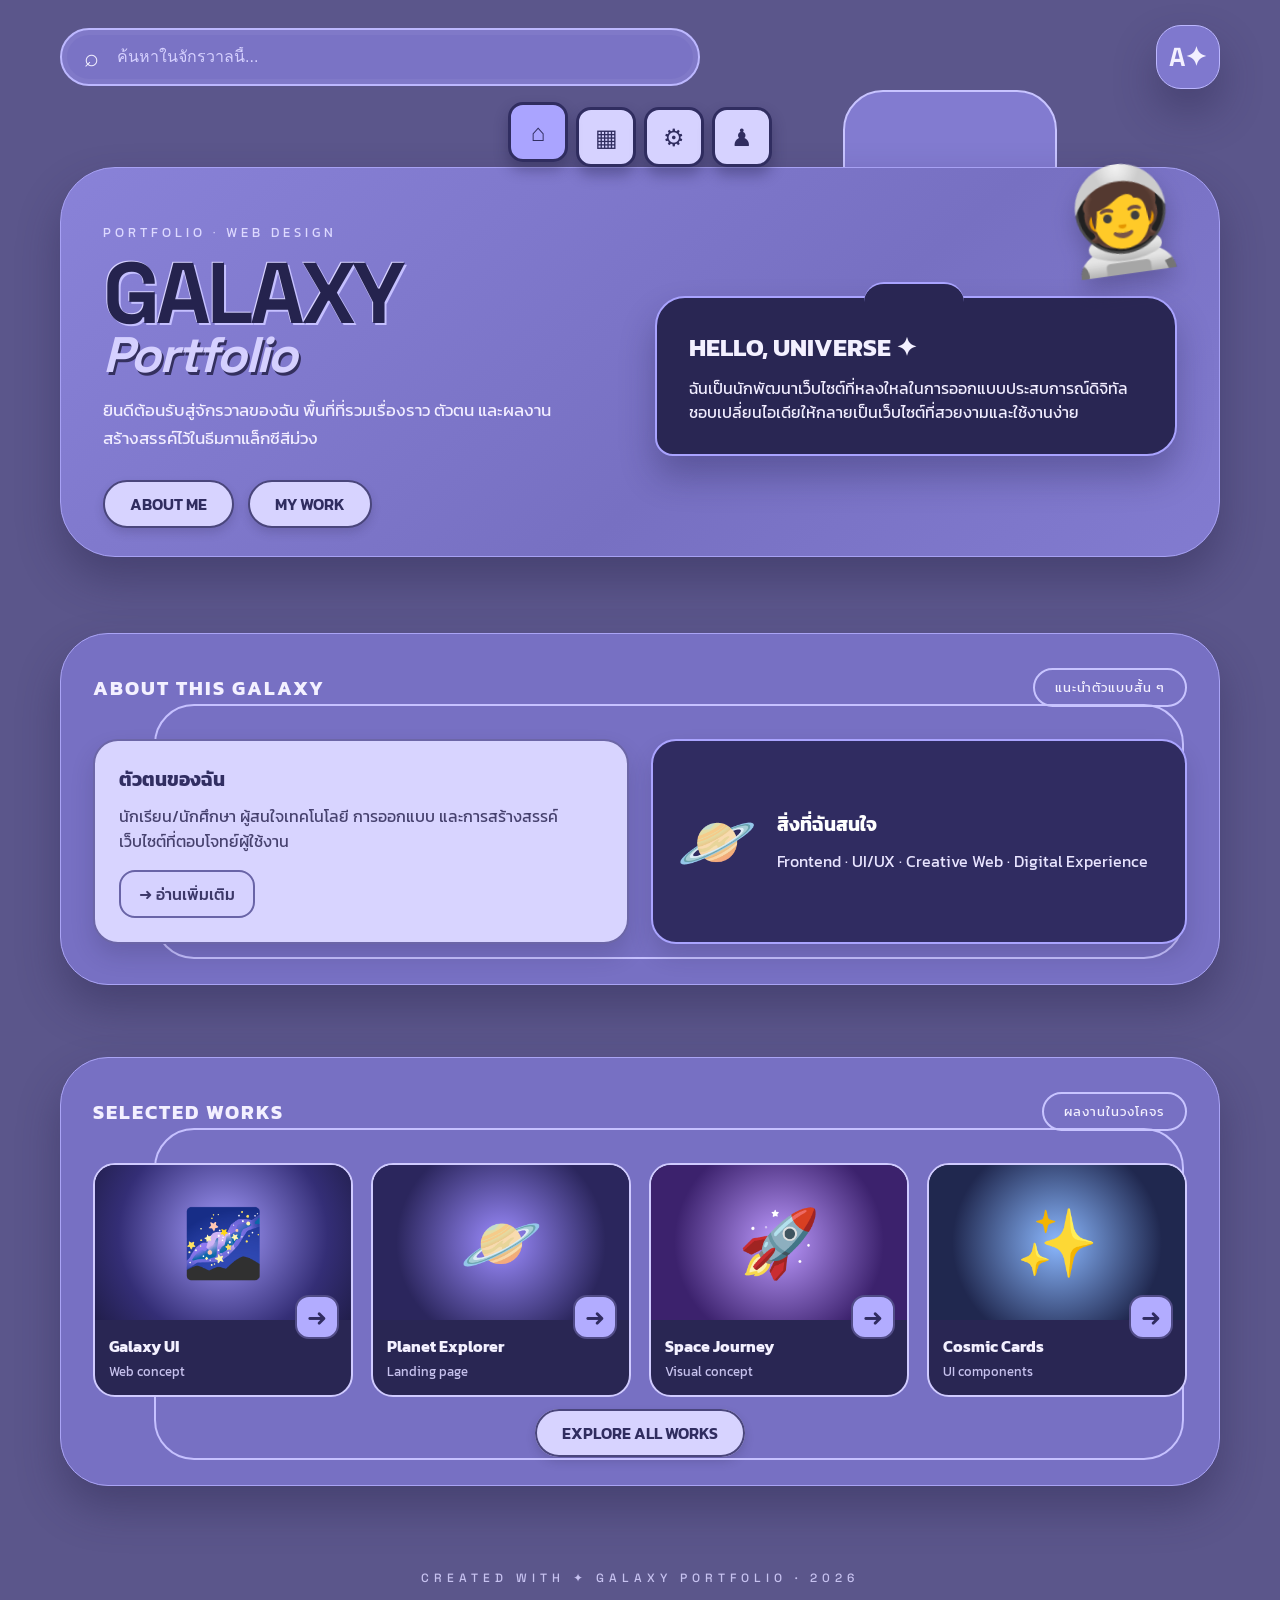
<file: index.html>
<!doctype html>
<html lang="th"><head><meta charset="utf-8"><meta name="viewport" content="width=device-width, initial-scale=1">
<title>Home | Galaxy Portfolio</title><meta name="description" content="A purple galaxy-inspired personal portfolio.">
<link rel="stylesheet" href="style.css"></head><body><div class="wrap"><div class="topbar"><label class="search"><span>⌕</span><input type="search" placeholder="ค้นหาในจักรวาลนี้..." aria-label="ค้นหา"></label><a class="brandmark" href="index.html" aria-label="หน้าแรก">A✦</a></div>
    <nav class="nav" aria-label="เมนูหลัก">
    <a class="active" href="index.html" title="Home">⌂</a>
    <a class="" href="about.html" title="About me">▦</a>
    <a class="" href="mywork.html" title="My work">⚙</a>
    <a href="about.html#contact" title="Contact">♟</a></nav>
<main>
<section class="hero">
<div><div class="eyebrow">PORTFOLIO · WEB DESIGN</div><h1>GALAXY<span>Portfolio</span></h1>
<p>ยินดีต้อนรับสู่จักรวาลของฉัน พื้นที่ที่รวมเรื่องราว ตัวตน และผลงานสร้างสรรค์ไว้ในธีมกาแล็กซีสีม่วง</p>
<div class="buttons"><a class="pill" href="about.html">ABOUT ME</a><a class="pill" href="mywork.html">MY WORK</a></div></div>
<div class="hero-card"><h2>HELLO, UNIVERSE ✦</h2><p>ฉันเป็นนักพัฒนาเว็บไซต์ที่หลงใหลในการออกแบบประสบการณ์ดิจิทัล ชอบเปลี่ยนไอเดียให้กลายเป็นเว็บไซต์ที่สวยงามและใช้งานง่าย</p></div>
<div class="astronaut" aria-hidden="true">🧑‍🚀</div>
</section>
<section class="section"><div class="section-head"><h2>ABOUT THIS GALAXY</h2><span class="outline-label">แนะนำตัวแบบสั้น ๆ</span></div>
<div class="feature-grid"><div class="bubble"><h3>ตัวตนของฉัน</h3><p>นักเรียน/นักศึกษา ผู้สนใจเทคโนโลยี การออกแบบ และการสร้างสรรค์เว็บไซต์ที่ตอบโจทย์ผู้ใช้งาน</p><a class="arrow-link" href="about.html">➜ อ่านเพิ่มเติม</a></div>
<div class="bubble dark feature"><span class="feature-icon">🪐</span><div><h3>สิ่งที่ฉันสนใจ</h3><p>Frontend · UI/UX · Creative Web · Digital Experience</p></div></div></div></section>
<section class="section"><div class="section-head"><h2>SELECTED WORKS</h2><span class="outline-label">ผลงานในวงโคจร</span></div>
<div class="gallery">
<article class="work-card"><div class="work-art">🌌</div><div class="work-info"><h3>Galaxy UI</h3><p>Web concept</p></div><a class="round-arrow" href="mywork.html" aria-label="ดูผลงาน">➜</a></article>
<article class="work-card"><div class="work-art">🪐</div><div class="work-info"><h3>Planet Explorer</h3><p>Landing page</p></div><a class="round-arrow" href="mywork.html" aria-label="ดูผลงาน">➜</a></article>
<article class="work-card"><div class="work-art">🚀</div><div class="work-info"><h3>Space Journey</h3><p>Visual concept</p></div><a class="round-arrow" href="mywork.html" aria-label="ดูผลงาน">➜</a></article>
<article class="work-card"><div class="work-art">✨</div><div class="work-info"><h3>Cosmic Cards</h3><p>UI components</p></div><a class="round-arrow" href="mywork.html" aria-label="ดูผลงาน">➜</a></article>
</div><div style="text-align:center;margin-top:24px"><a class="pill" href="mywork.html">EXPLORE ALL WORKS</a></div></section>
</main><footer>CREATED WITH ✦ GALAXY PORTFOLIO · <span data-year></span></footer></div><script src="script.js"></script></body></html>
</file>
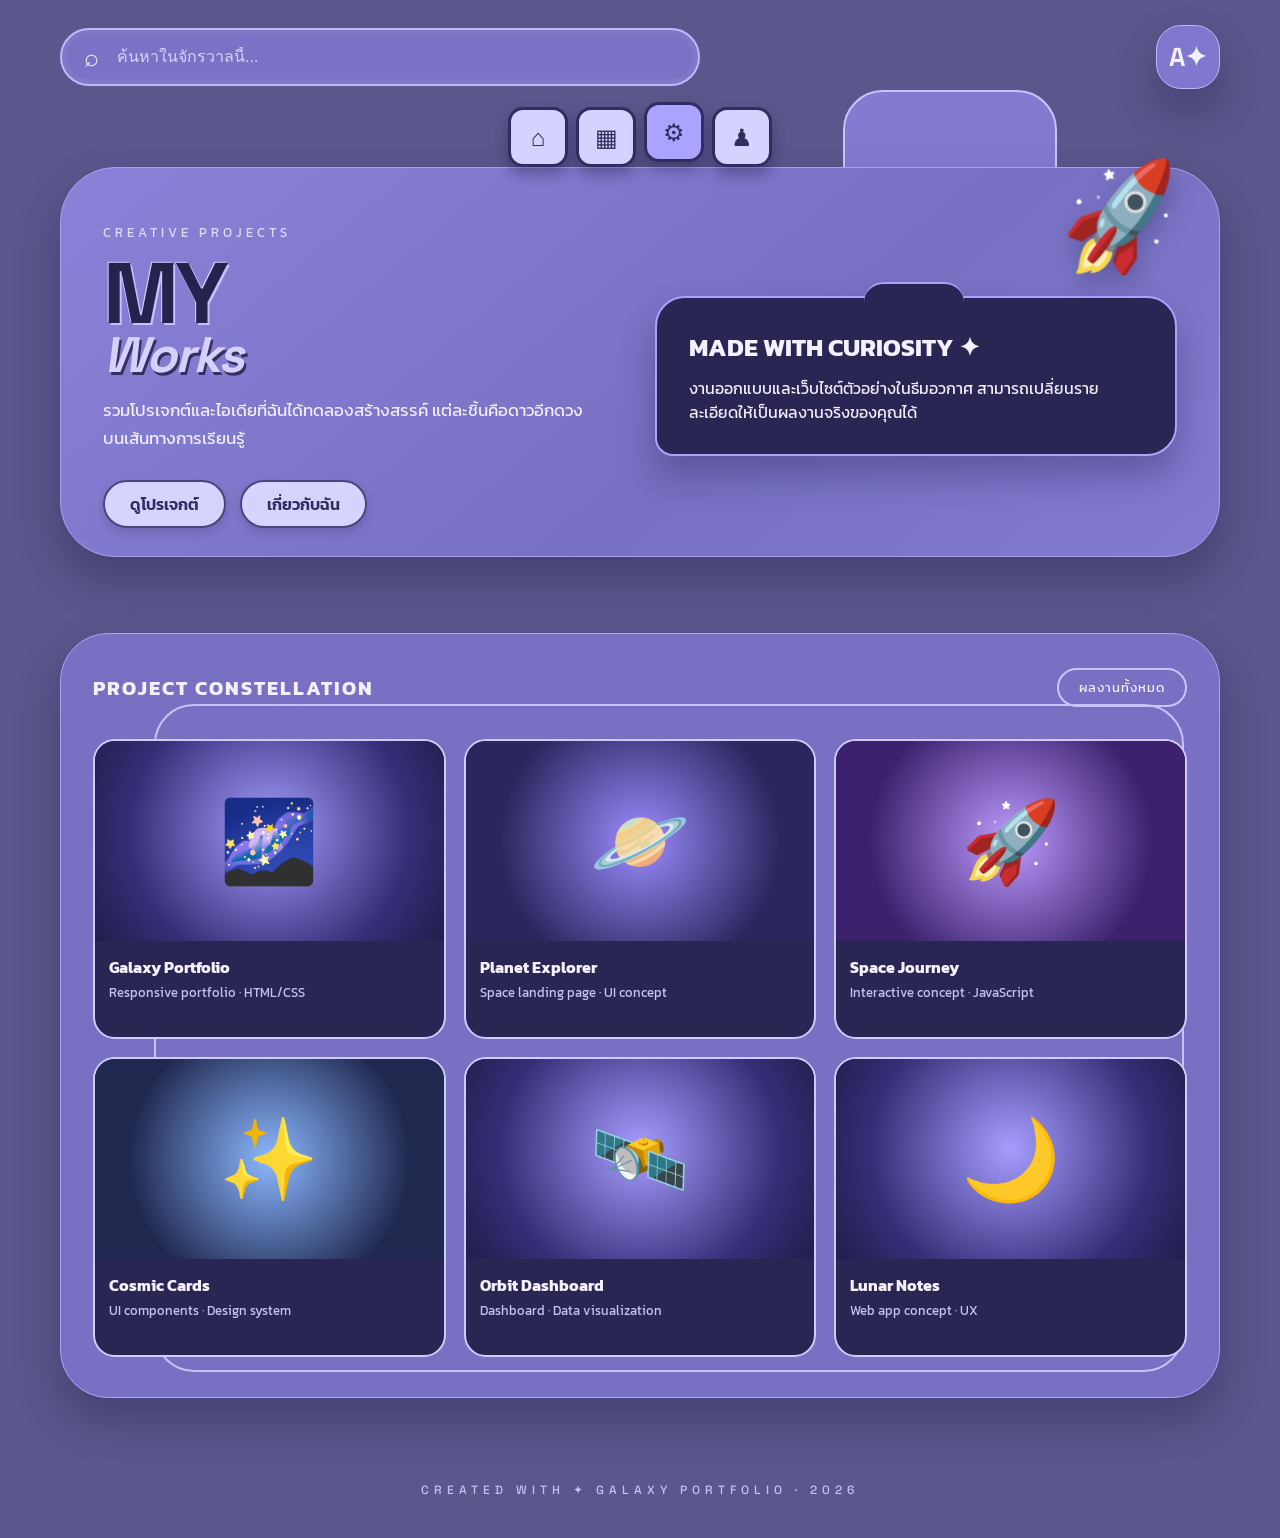
<file: mywork.html>
<!doctype html>
<html lang="th"><head><meta charset="utf-8"><meta name="viewport" content="width=device-width, initial-scale=1">
<title>My Work | Galaxy Portfolio</title><meta name="description" content="A purple galaxy-inspired personal portfolio.">
<link rel="stylesheet" href="style.css"></head><body><div class="wrap"><div class="topbar"><label class="search"><span>⌕</span><input type="search" placeholder="ค้นหาในจักรวาลนี้..." aria-label="ค้นหา"></label><a class="brandmark" href="index.html" aria-label="หน้าแรก">A✦</a></div>
    <nav class="nav" aria-label="เมนูหลัก">
    <a class="" href="index.html" title="Home">⌂</a>
    <a class="" href="about.html" title="About me">▦</a>
    <a class="active" href="mywork.html" title="My work">⚙</a>
    <a href="about.html#contact" title="Contact">♟</a></nav>
<main><section class="hero"><div><div class="eyebrow">CREATIVE PROJECTS</div><h1>MY<span>Works</span></h1><p>รวมโปรเจกต์และไอเดียที่ฉันได้ทดลองสร้างสรรค์ แต่ละชิ้นคือดาวอีกดวงบนเส้นทางการเรียนรู้</p><div class="buttons"><a class="pill" href="#projects">ดูโปรเจกต์</a><a class="pill" href="about.html">เกี่ยวกับฉัน</a></div></div><div class="hero-card"><h2>MADE WITH CURIOSITY ✦</h2><p>งานออกแบบและเว็บไซต์ตัวอย่างในธีมอวกาศ สามารถเปลี่ยนรายละเอียดให้เป็นผลงานจริงของคุณได้</p></div><div class="astronaut">🚀</div></section>
<section class="section" id="projects"><div class="section-head"><h2>PROJECT CONSTELLATION</h2><span class="outline-label">ผลงานทั้งหมด</span></div>
<div class="gallery project-grid">
<article class="work-card"><div class="work-art">🌌</div><div class="work-info"><h3>Galaxy Portfolio</h3><p>Responsive portfolio · HTML/CSS</p></div></article>
<article class="work-card"><div class="work-art">🪐</div><div class="work-info"><h3>Planet Explorer</h3><p>Space landing page · UI concept</p></div></article>
<article class="work-card"><div class="work-art">🚀</div><div class="work-info"><h3>Space Journey</h3><p>Interactive concept · JavaScript</p></div></article>
<article class="work-card"><div class="work-art">✨</div><div class="work-info"><h3>Cosmic Cards</h3><p>UI components · Design system</p></div></article>
<article class="work-card"><div class="work-art">🛰️</div><div class="work-info"><h3>Orbit Dashboard</h3><p>Dashboard · Data visualization</p></div></article>
<article class="work-card"><div class="work-art">🌙</div><div class="work-info"><h3>Lunar Notes</h3><p>Web app concept · UX</p></div></article>
</div></section></main><footer>CREATED WITH ✦ GALAXY PORTFOLIO · <span data-year></span></footer></div><script src="script.js"></script></body></html>
</file>
<file: style.css>
@import url('https://fonts.googleapis.com/css2?family=Kanit:wght@300;400;500;600;700&family=Space+Grotesk:wght@400;500;600;700&display=swap');
:root{--bg:#5b568b;--panel:#827bd0;--panel2:#7770c3;--deep:#292653;--line:#c8c4ff;--text:#f3f0ff;--muted:#d4d0f3;--light:#d9d5ff;--shadow:0 22px 42px #28234c66}
*{box-sizing:border-box}html{scroll-behavior:smooth}body{margin:0;background:var(--bg);color:var(--text);font-family:'Kanit',sans-serif;overflow-x:hidden}
a{color:inherit;text-decoration:none}button{font:inherit;cursor:pointer}
.wrap{width:min(1160px,92%);margin:auto}.topbar{display:flex;align-items:center;gap:14px;padding:25px 0 18px}
.search{height:58px;flex:1;max-width:640px;border:2px solid #bdb8ff;border-radius:40px;background:#7a73c5;display:flex;align-items:center;padding:0 22px;box-shadow:inset 0 0 0 5px #ffffff0b}
.search span{font-size:25px;margin-right:16px}.search input{background:transparent;border:0;outline:0;color:white;width:100%;font-size:16px}.search input::placeholder{color:#d6d1ff}
.brandmark{margin-left:auto;width:64px;height:64px;border-radius:25px;background:#7f78ce;border:1px solid #bcb7ff;display:grid;place-items:center;font:700 26px 'Space Grotesk';box-shadow:var(--shadow)}
.nav{display:flex;gap:8px;justify-content:center;margin:0 auto;position:relative;z-index:5}.nav a{background:#d6d2ff;color:#302d60;width:60px;height:60px;border:3px solid #302d60;border-radius:15px;display:grid;place-items:center;font-size:24px;box-shadow:0 8px 14px #201d4660;transition:.2s}.nav a:hover,.nav a.active{transform:translateY(-5px);background:#aaa4ff}
.hero{position:relative;margin:0 0 76px;padding:55px 42px 28px;border-radius:55px;background:linear-gradient(140deg,#8982d8,#7770c2 60%,#827bd0);border:1px solid #a7a1f4;box-shadow:var(--shadow);min-height:390px;display:grid;grid-template-columns:1fr 1fr;gap:30px;align-items:center}
.hero:before{content:"";position:absolute;right:14%;top:-78px;width:210px;height:150px;border-radius:40px;background:var(--panel);border:2px solid var(--line);z-index:-1}
.eyebrow{letter-spacing:4px;font-size:13px;color:#dcd8ff;text-transform:uppercase}.hero h1{font:700 clamp(48px,7vw,86px)/.92 'Space Grotesk';letter-spacing:-4px;margin:12px 0 16px;color:#25234e;text-shadow:2px 2px #c5c0ff,-1px -1px #d7d2ff}.hero h1 span{display:block;color:#d5d0ff;font-style:italic;font-size:.58em;letter-spacing:-2px;text-shadow:2px 3px #34305f}
.hero p{max-width:500px;color:#f1edff;font-size:17px;line-height:1.65}.hero-card{background:var(--deep);border:2px solid #a9a3ff;border-radius:30px 30px 30px 18px;padding:30px 32px;box-shadow:0 20px 35px #25214d55;position:relative}.hero-card:before{content:"";position:absolute;top:-16px;left:40%;width:100px;height:25px;background:var(--deep);border-top:2px solid #a9a3ff;border-radius:20px 20px 0 0}
.hero-card h2{font-size:25px;margin:0 0 10px}.hero-card p{margin:0;font-size:16px;line-height:1.5}.buttons{display:flex;gap:14px;flex-wrap:wrap;margin-top:28px}.pill{padding:10px 25px;border-radius:30px;border:2px solid #4a467c;background:#d7d3ff;color:#302d60;font-weight:600;box-shadow:0 5px 10px #29244a30;transition:.2s}.pill:hover{transform:translateY(-3px);background:#fff}
.astronaut{position:absolute;right:3%;top:-25px;font-size:100px;filter:drop-shadow(0 12px 12px #29234d55);transform:rotate(-8deg)}
.section{position:relative;margin:0 0 72px;padding:34px 32px 40px;background:var(--panel2);border:1px solid #aaa4f5;border-radius:48px;box-shadow:var(--shadow)}.section:before{content:"";position:absolute;left:8%;right:3%;top:70px;bottom:25px;border:2px solid #c6c1ff;border-radius:40px;pointer-events:none}
.section-head{display:flex;align-items:center;justify-content:space-between;gap:20px;margin:0 0 32px;position:relative;z-index:1}.section-head h2{font-size:20px;letter-spacing:2px;margin:0}.outline-label{border:2px solid #c8c4ff;border-radius:30px;padding:8px 20px;text-align:center;font-size:13px;letter-spacing:1px}
.feature-grid{display:grid;grid-template-columns:1fr 1fr;gap:22px;position:relative;z-index:1}.bubble{background:#d8d4ff;color:#46416e;border:2px solid #6c66a7;border-radius:25px;padding:24px;line-height:1.55;box-shadow:0 12px 22px #29234d30}.bubble.dark{background:#302c61;color:#e8e4ff;border-color:#aaa4ff}.bubble h3{margin:0 0 10px;color:#312e62}.bubble p{margin:0}.bubble.dark h3{color:#fff}
.feature{display:flex;align-items:center;gap:20px}.feature-icon{font-size:64px;flex-shrink:0}.arrow-link{display:inline-flex;align-items:center;gap:10px;margin-top:16px;background:#d6d2ff;color:#3c3869;border:2px solid #6964a7;border-radius:16px;padding:10px 18px;font-weight:500}
.gallery{display:grid;grid-template-columns:repeat(4,1fr);gap:18px;position:relative;z-index:1}.work-card{background:#292653;border:2px solid #d0cbff;border-radius:22px;overflow:hidden;min-height:230px;position:relative;transition:.25s}.work-card:hover{transform:translateY(-6px)}.work-art{height:155px;display:grid;place-items:center;font-size:66px;background:radial-gradient(circle at 50% 45%,#a69dff,#342e76 68%,#211e4b)}.work-card:nth-child(2) .work-art{background:radial-gradient(circle,#9c8cff,#2b265d 70%)}.work-card:nth-child(3) .work-art{background:radial-gradient(circle,#bd9aff,#3c226d 70%)}.work-card:nth-child(4) .work-art{background:radial-gradient(circle,#8bb8ff,#20284f 70%)}.work-info{padding:14px}.work-info h3{margin:0;font-size:16px}.work-info p{margin:4px 0 0;color:#c6c1ed;font-size:13px}.round-arrow{position:absolute;right:12px;top:130px;background:#b2acff;color:#302c60;width:44px;height:44px;border-radius:14px;display:grid;place-items:center;font-size:24px;border:2px solid #514c87}
footer{text-align:center;padding:12px 0 40px;color:#c7c2f0;letter-spacing:5px;font:500 12px 'Space Grotesk'}
.about-layout{display:grid;grid-template-columns:.8fr 1.2fr;gap:26px;position:relative;z-index:1}.profile{background:#d8d4ff;color:#373362;border-radius:28px;padding:25px;text-align:center;border:2px solid #6c66a7}.avatar{width:150px;height:150px;margin:0 auto 16px;border-radius:50%;background:radial-gradient(circle at 35% 30%,#e6e2ff,#827bd0 65%,#322d64);border:5px solid #fff;display:grid;place-items:center;font-size:75px}.profile h2{margin:0}.profile p{margin:6px 0}.skills{display:flex;flex-wrap:wrap;gap:9px;margin-top:18px}.skills span{background:#332e65;color:#e8e4ff;border-radius:20px;padding:6px 12px;font-size:13px}.timeline{display:grid;gap:14px}.timeline article{background:#302c61;border:1px solid #a9a3ff;border-radius:22px;padding:20px}.timeline h3{margin:0 0 6px}.timeline p{margin:0;color:#d7d2ff;line-height:1.5}
.project-grid{grid-template-columns:repeat(3,1fr)}.project-grid .work-card{min-height:300px}.project-grid .work-art{height:200px;font-size:80px}
@media(max-width:760px){.topbar{padding-top:16px}.brandmark{width:52px;height:52px}.hero{grid-template-columns:1fr;padding:40px 24px 28px;border-radius:34px;margin-bottom:60px}.hero h1{font-size:60px}.hero-card{padding:24px}.astronaut{font-size:72px;right:4%;top:-30px}.section{padding:26px 18px 30px;border-radius:32px}.section-head{align-items:flex-start;flex-direction:column}.feature-grid,.about-layout{grid-template-columns:1fr}.gallery{grid-template-columns:repeat(2,1fr)}.project-grid{grid-template-columns:1fr 1fr}.section:before{top:95px}.nav a{width:53px;height:53px}.work-card{min-height:210px}}
@media(max-width:440px){.search{height:50px;padding:0 14px}.search span{margin-right:8px}.hero h1{font-size:48px;letter-spacing:-2px}.gallery,.project-grid{grid-template-columns:1fr 1fr}.work-art{height:125px}.work-card{min-height:190px}.feature{align-items:flex-start}.feature-icon{font-size:45px}}
</file>
